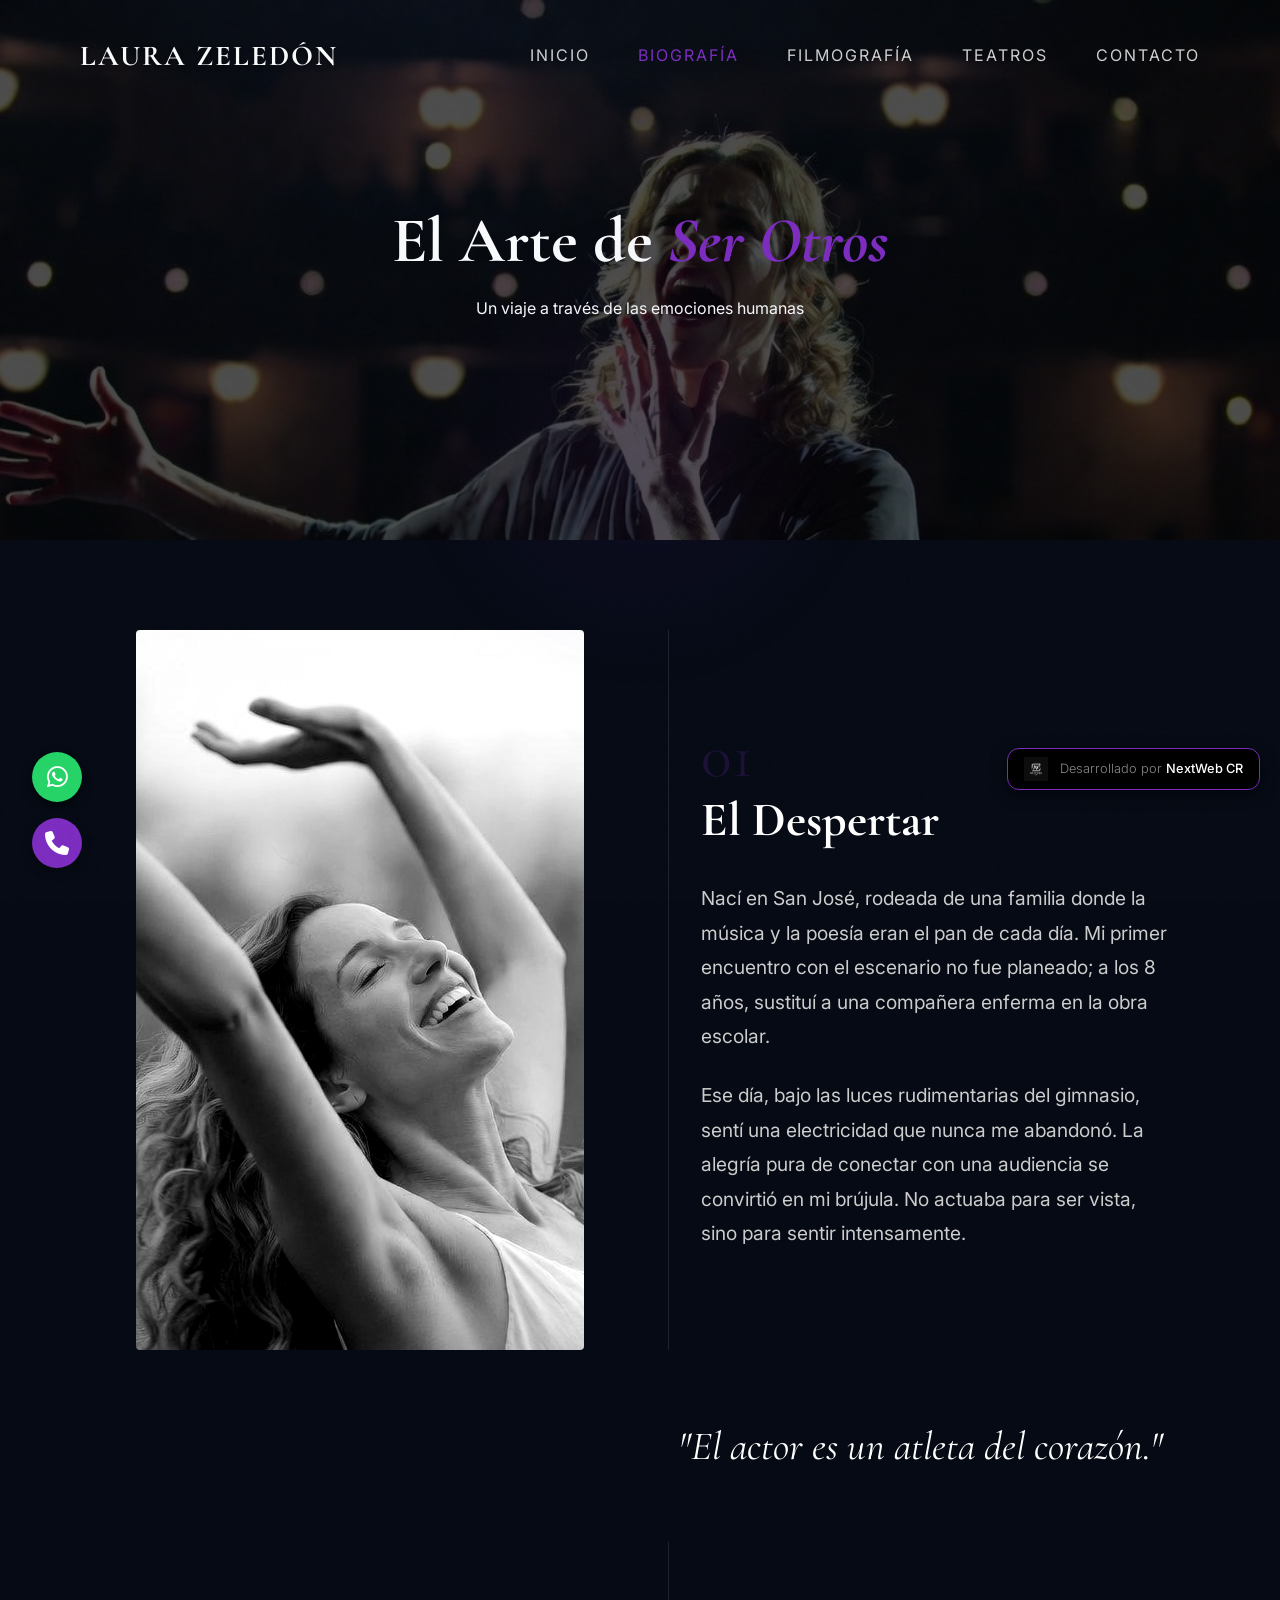
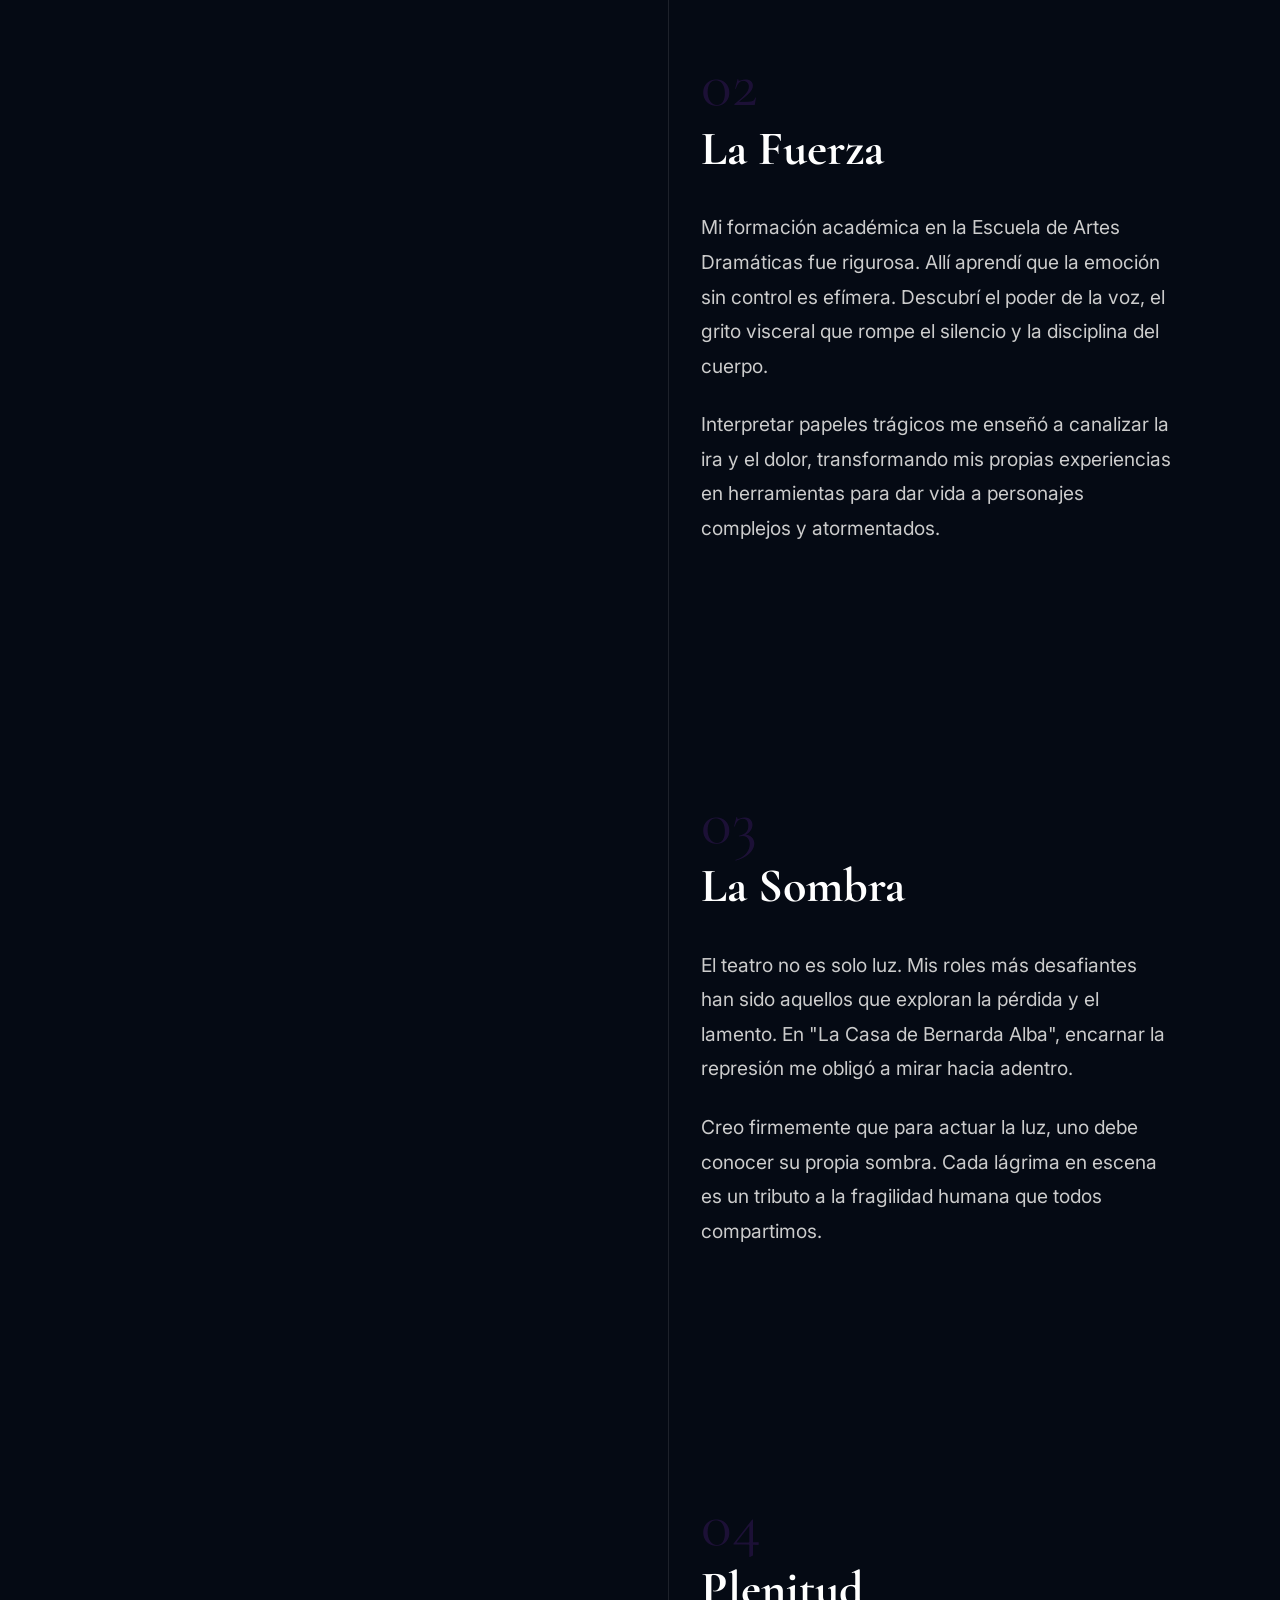
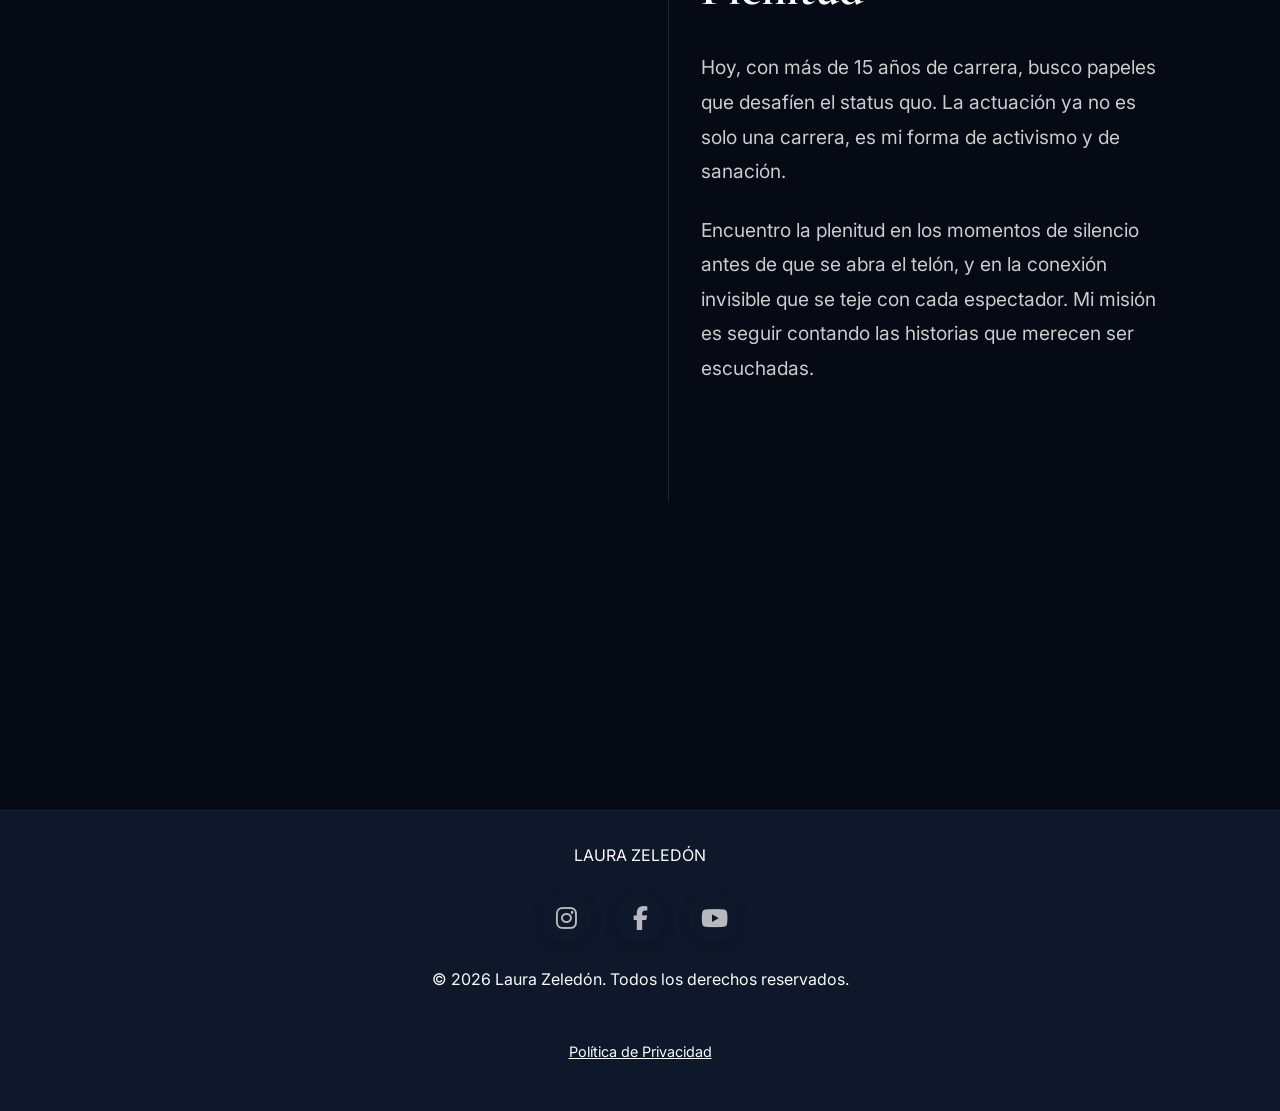
<file: biografia.html>
<!DOCTYPE html>
<html lang="es">

<head>
    <meta charset="UTF-8">
    <meta name="viewport" content="width=device-width, initial-scale=1.0">
    <title>Biografía | Laura Zeledón</title>
    <!-- Fonts & Icons -->
    <link
        href="https://fonts.googleapis.com/css2?family=Inter:wght@300;400;500&family=Cormorant+Garamond:ital,wght@0,300;0,400;0,600;0,700;1,400&display=swap"
        rel="stylesheet">
    <link rel="stylesheet" href="https://cdnjs.cloudflare.com/ajax/libs/font-awesome/6.4.0/css/all.min.css">
    <!-- CSS -->
    <link rel="stylesheet" href="css/main.css">
    <style>
        /* Inline specific styles for Biography Scrollytelling */
        .bio-hero {
            height: 60vh;
            display: flex;
            align-items: center;
            justify-content: center;
            text-align: center;
            background: linear-gradient(rgba(0, 0, 0, 0.7), rgba(0, 0, 0, 0.7)), url('img/hero/hero3.jpg');
            /* Reuse existing asset */
            background-size: cover;
            background-position: center;
            background-attachment: fixed;
        }

        .story-section {
            padding: var(--spacing-xl) 0;
            display: grid;
            grid-template-columns: 1fr 1fr;
            gap: var(--spacing-xl);
            align-items: center;
        }

        .story-section.reverse {
            direction: rtl;
            /* Visual trick for zig-zag */
        }

        .story-section.reverse .story-text {
            direction: ltr;
            /* Reset text direction */
        }

        .story-img-wrapper {
            position: relative;
            overflow: hidden;
            border-radius: 4px;
        }

        .story-img {
            transition: transform 1s ease;
            filter: grayscale(100%);
        }

        .story-img-wrapper:hover .story-img {
            transform: scale(1.05);
            filter: grayscale(0%);
        }

        .story-text h3 {
            font-size: 2rem;
            color: var(--color-primary);
            margin-bottom: 1.5rem;
        }

        .quote-box {
            background-color: var(--color-secondary);
            padding: var(--spacing-lg);
            border-left: 3px solid var(--color-primary);
            margin: var(--spacing-lg) 0;
            font-family: var(--font-heading);
            font-style: italic;
            font-size: 1.5rem;
            text-align: center;
        }

        @media (max-width: 768px) {

            .story-section,
            .story-section.reverse {
                grid-template-columns: 1fr;
                direction: ltr;
                text-align: left;
                gap: var(--spacing-md);
            }

            .bio-hero {
                height: 40vh;
            }
        }
    </style>
</head>

<body>

    <!-- Nav (Same as Index) -->
    <nav class="navbar">
        <div class="container navbar-container">
            <a href="index.html" class="logo">LAURA ZELEDÓN</a>
            <div class="hamburger"><span></span><span></span><span></span></div>
            <ul class="nav-links">
                <li><a href="index.html" class="nav-link">Inicio</a></li>
                <li><a href="biografia.html" class="nav-link active">Biografía</a></li>
                <li><a href="filmografia.html" class="nav-link">Filmografía</a></li>
                <li><a href="teatros.html" class="nav-link">Teatros</a></li>
                <li><a href="index.html#contacto" class="nav-link">Contacto</a></li>
            </ul>
        </div>
    </nav>

    <!-- Bio Hero -->
    <header class="bio-hero">
        <div class="container animate-on-scroll">
            <h1>El Arte de <span class="italic-accent">Ser Otros</span></h1>
            <p>Un viaje a través de las emociones humanas</p>
        </div>
    </header>

    <!-- Sticky Editorial Main Content -->
    <main class="container bio-editorial-container">

        <!-- Sticky Visuals (Left) -->
        <aside class="bio-visuals">
            <div class="sticky-wrapper">
                <!-- Images are stacked absolutely -->
                <img src="img/acciones/alegria.jpg" alt="Retrato Alegría" class="bio-img active" id="img-1">
                <img src="img/acciones/gritando.jpg" alt="Retrato Fuerza" class="bio-img" id="img-2">
                <img src="img/acciones/lamento.jpg" alt="Retrato Profundidad" class="bio-img" id="img-3">
                <img src="img/acciones/plenitud.jpg" alt="Retrato Plenitud" class="bio-img" id="img-4">
            </div>
        </aside>

        <!-- Narrative Flow (Right) -->
        <article class="bio-narrative">

            <!-- Chapter 1 -->
            <section class="bio-chapter" data-target="img-1">
                <span class="chapter-number">01</span>
                <h2>El Despertar</h2>
                <p>Nací en San José, rodeada de una familia donde la música y la poesía eran el pan de cada día. Mi
                    primer encuentro con el escenario no fue planeado; a los 8 años, sustituí a una compañera enferma en
                    la obra escolar.</p>
                <p>Ese día, bajo las luces rudimentarias del gimnasio, sentí una electricidad que nunca me abandonó. La
                    alegría pura de conectar con una audiencia se convirtió en mi brújula. No actuaba para ser vista,
                    sino para sentir intensamente.</p>
            </section>

            <blockquote class="bio-quote">
                "El actor es un atleta del corazón."
            </blockquote>

            <!-- Chapter 2 -->
            <section class="bio-chapter" data-target="img-2">
                <span class="chapter-number">02</span>
                <h2>La Fuerza</h2>
                <p>Mi formación académica en la Escuela de Artes Dramáticas fue rigurosa. Allí aprendí que la emoción
                    sin control es efímera. Descubrí el poder de la voz, el grito visceral que rompe el silencio y la
                    disciplina del cuerpo.</p>
                <p>Interpretar papeles trágicos me enseñó a canalizar la ira y el dolor, transformando mis propias
                    experiencias en herramientas para dar vida a personajes complejos y atormentados.</p>
            </section>

            <!-- Chapter 3 -->
            <section class="bio-chapter" data-target="img-3">
                <span class="chapter-number">03</span>
                <h2>La Sombra</h2>
                <p>El teatro no es solo luz. Mis roles más desafiantes han sido aquellos que exploran la pérdida y el
                    lamento. En "La Casa de Bernarda Alba", encarnar la represión me obligó a mirar hacia adentro.</p>
                <p>Creo firmemente que para actuar la luz, uno debe conocer su propia sombra. Cada lágrima en escena es
                    un tributo a la fragilidad humana que todos compartimos.</p>
            </section>

            <!-- Chapter 4 -->
            <section class="bio-chapter" data-target="img-4">
                <span class="chapter-number">04</span>
                <h2>Plenitud</h2>
                <p>Hoy, con más de 15 años de carrera, busco papeles que desafíen el status quo. La actuación ya no es
                    solo una carrera, es mi forma de activismo y de sanación.</p>
                <p>Encuentro la plenitud en los momentos de silencio antes de que se abra el telón, y en la conexión
                    invisible que se teje con cada espectador. Mi misión es seguir contando las historias que merecen
                    ser escuchadas.</p>
            </section>

        </article>

    </main>

    <!-- Footer -->
    <footer class="main-footer">
        <div class="container footer-content">
            <div class="footer-logo">LAURA ZELEDÓN</div>
            <div class="social-icons">
                <a href="https://www.instagram.com/next.webcr/" target="_blank" rel="noopener noreferrer"><i class="fab fa-instagram"></i></a>
                <a href="https://www.facebook.com/profile.php?id=61584523928767&locale=es_LA" target="_blank" rel="noopener noreferrer"><i class="fab fa-facebook-f"></i></a>
                <a href="https://www.youtube.com/@NextWebCR" target="_blank" rel="noopener noreferrer"><i class="fab fa-youtube"></i></a>
            </div>
            <p class="copyright">&copy; 2026 Laura Zeledón. Todos los derechos reservados.</p>
            <p style="font-size: 0.9rem; margin-top: 0.5rem;"><a href="privacidad.html"
                    style="text-decoration: underline;">Política de Privacidad</a></p>
        </div>
    </footer>

    <!-- Scripts -->
    <!-- Floating Actions -->
    <div class="floating-actions">
        <a href="https://wa.me/50670204207" target="_blank" class="fab fab--whatsapp" aria-label="WhatsApp">
            <i class="fab fa-whatsapp"></i>
        </a>
        <a href="tel:+506 70204207" class="fab fab--phone" aria-label="Llamar">
            <i class="fas fa-phone"></i>
        </a>
    </div>

    <!-- Tawk.to -->
    <script type="text/javascript">
        var Tawk_API = Tawk_API || {}, Tawk_LoadStart = new Date();
        (function () {
            var s1 = document.createElement("script"), s0 = document.getElementsByTagName("script")[0];
            s1.async = true;
            s1.src = 'https://embed.tawk.to/69633d7c987b03197cb20051/1jelqgcbd';
            s1.charset = 'UTF-8';
            s1.setAttribute('crossorigin', '*');
            s0.parentNode.insertBefore(s1, s0);
        })();
    </script>
    <!-- Developer Badge -->
    <a href="https://nextwebcr.com" target="_blank" rel="noopener noreferrer" class="developer-badge">
        <img src="img/logo.png" alt="NextWeb CR Logo">
        <span>Desarrollado por <strong>NextWeb CR</strong></span>
    </a>

    <script src="js/main.js"></script>
    <script src="js/anti-inspection.js"></script>
</body>

</html>
</file>
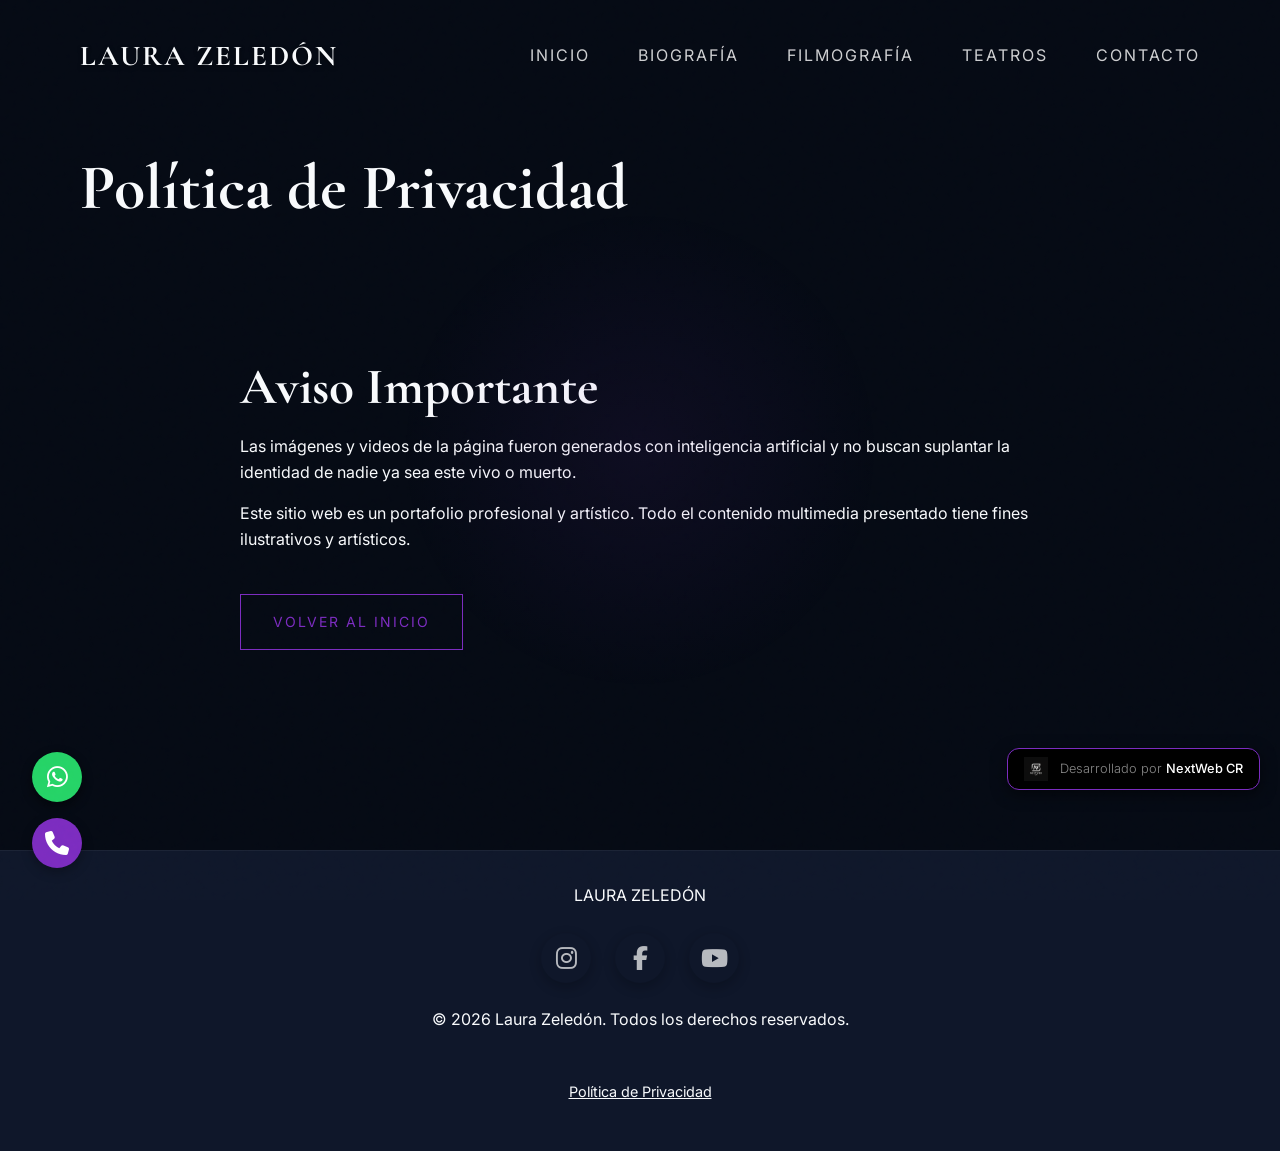
<file: privacidad.html>
<!DOCTYPE html>
<html lang="es">

<head>
    <meta charset="UTF-8">
    <meta name="viewport" content="width=device-width, initial-scale=1.0">
    <title>Laura Zeledón | Política de Privacidad</title>
    <meta name="description"
        content="Política de Privacidad de Laura Zeledón. Información sobre el uso de inteligencia artificial en este sitio.">

    <!-- Fonts -->
    <link rel="preconnect" href="https://fonts.googleapis.com">
    <link rel="preconnect" href="https://fonts.gstatic.com" crossorigin>
    <link
        href="https://fonts.googleapis.com/css2?family=Inter:wght@300;400;500&family=Cormorant+Garamond:ital,wght@0,300;0,400;0,600;0,700;1,400&display=swap"
        rel="stylesheet">

    <!-- Icons -->
    <link rel="stylesheet" href="https://cdnjs.cloudflare.com/ajax/libs/font-awesome/6.4.0/css/all.min.css">

    <!-- Main CSS -->
    <link rel="stylesheet" href="css/main.css">
</head>

<body>

    <!-- Navigation -->
    <nav class="navbar">
        <div class="container navbar-container">
            <a href="index.html" class="logo">LAURA ZELEDÓN</a>
            <div class="hamburger">
                <span></span>
                <span></span>
                <span></span>
            </div>
            <ul class="nav-links">
                <li><a href="index.html" class="nav-link">Inicio</a></li>
                <li><a href="biografia.html" class="nav-link">Biografía</a></li>
                <li><a href="filmografia.html" class="nav-link">Filmografía</a></li>
                <li><a href="teatros.html" class="nav-link">Teatros</a></li>
                <li><a href="index.html#contacto" class="nav-link">Contacto</a></li>
            </ul>
        </div>
    </nav>

    <!-- Header / Title Section -->
    <section class="section" style="padding-top: 150px; padding-bottom: 50px;">
        <div class="container">
            <h1 class="reveal-mask visible">Política de Privacidad</h1>
        </div>
    </section>

    <!-- Main Content -->
    <section class="section">
        <div class="container">
            <div class="privacy-content" style="max-width: 800px; margin: 0 auto;">
                <h2>Aviso Importante</h2>
                <p>
                    Las imágenes y videos de la página fueron generados con inteligencia artificial y no buscan
                    suplantar la
                    identidad de nadie ya sea este vivo o muerto.
                </p>

                <p>
                    Este sitio web es un portafolio profesional y artístico. Todo el contenido multimedia presentado
                    tiene fines ilustrativos y artísticos.
                </p>

                <br>
                <a href="index.html" class="btn magnetic-btn">Volver al Inicio</a>
            </div>
        </div>
    </section>

    <!-- Footer -->
    <footer class="main-footer">
        <div class="container footer-content">
            <div class="footer-logo">LAURA ZELEDÓN</div>
            <div class="social-icons">
                <a href="https://www.instagram.com/next.webcr/" target="_blank" rel="noopener noreferrer" aria-label="Instagram"><i class="fab fa-instagram"></i></a>
                <a href="https://www.facebook.com/profile.php?id=61584523928767&locale=es_LA" target="_blank" rel="noopener noreferrer" aria-label="Facebook"><i class="fab fa-facebook-f"></i></a>
                <a href="https://www.youtube.com/@NextWebCR" target="_blank" rel="noopener noreferrer" aria-label="YouTube"><i class="fab fa-youtube"></i></a>
            </div>
            <p class="copyright">&copy; 2026 Laura Zeledón. Todos los derechos reservados.</p>
            <p style="font-size: 0.9rem; margin-top: 0.5rem;"><a href="privacidad.html"
                    style="text-decoration: underline;">Política de Privacidad</a></p>
        </div>
    </footer>

    <!-- Floating Actions -->
    <div class="floating-actions">
        <a href="https://wa.me/50670204207" target="_blank" class="fab fab--whatsapp" aria-label="WhatsApp">
            <i class="fab fa-whatsapp"></i>
        </a>
        <a href="tel:+506 70204207" class="fab fab--phone" aria-label="Llamar">
            <i class="fas fa-phone"></i>
        </a>
    </div>

    <!-- Tawk.to Script -->
    <script type="text/javascript">
        var Tawk_API = Tawk_API || {}, Tawk_LoadStart = new Date();
        (function () {
            var s1 = document.createElement("script"), s0 = document.getElementsByTagName("script")[0];
            s1.async = true;
            s1.src = 'https://embed.tawk.to/69633d7c987b03197cb20051/1jelqgcbd';
            s1.charset = 'UTF-8';
            s1.setAttribute('crossorigin', '*');
            s0.parentNode.insertBefore(s1, s0);
        })();
    </script>

    <!-- Scripts -->
    <!-- Developer Badge -->
    <a href="https://nextwebcr.com" target="_blank" rel="noopener noreferrer" class="developer-badge">
        <img src="img/logo.png" alt="NextWeb CR Logo">
        <span>Desarrollado por <strong>NextWeb CR</strong></span>
    </a>

    <script src="js/main.js"></script>
    <script src="js/anti-inspection.js"></script>
</body>

</html>
</file>
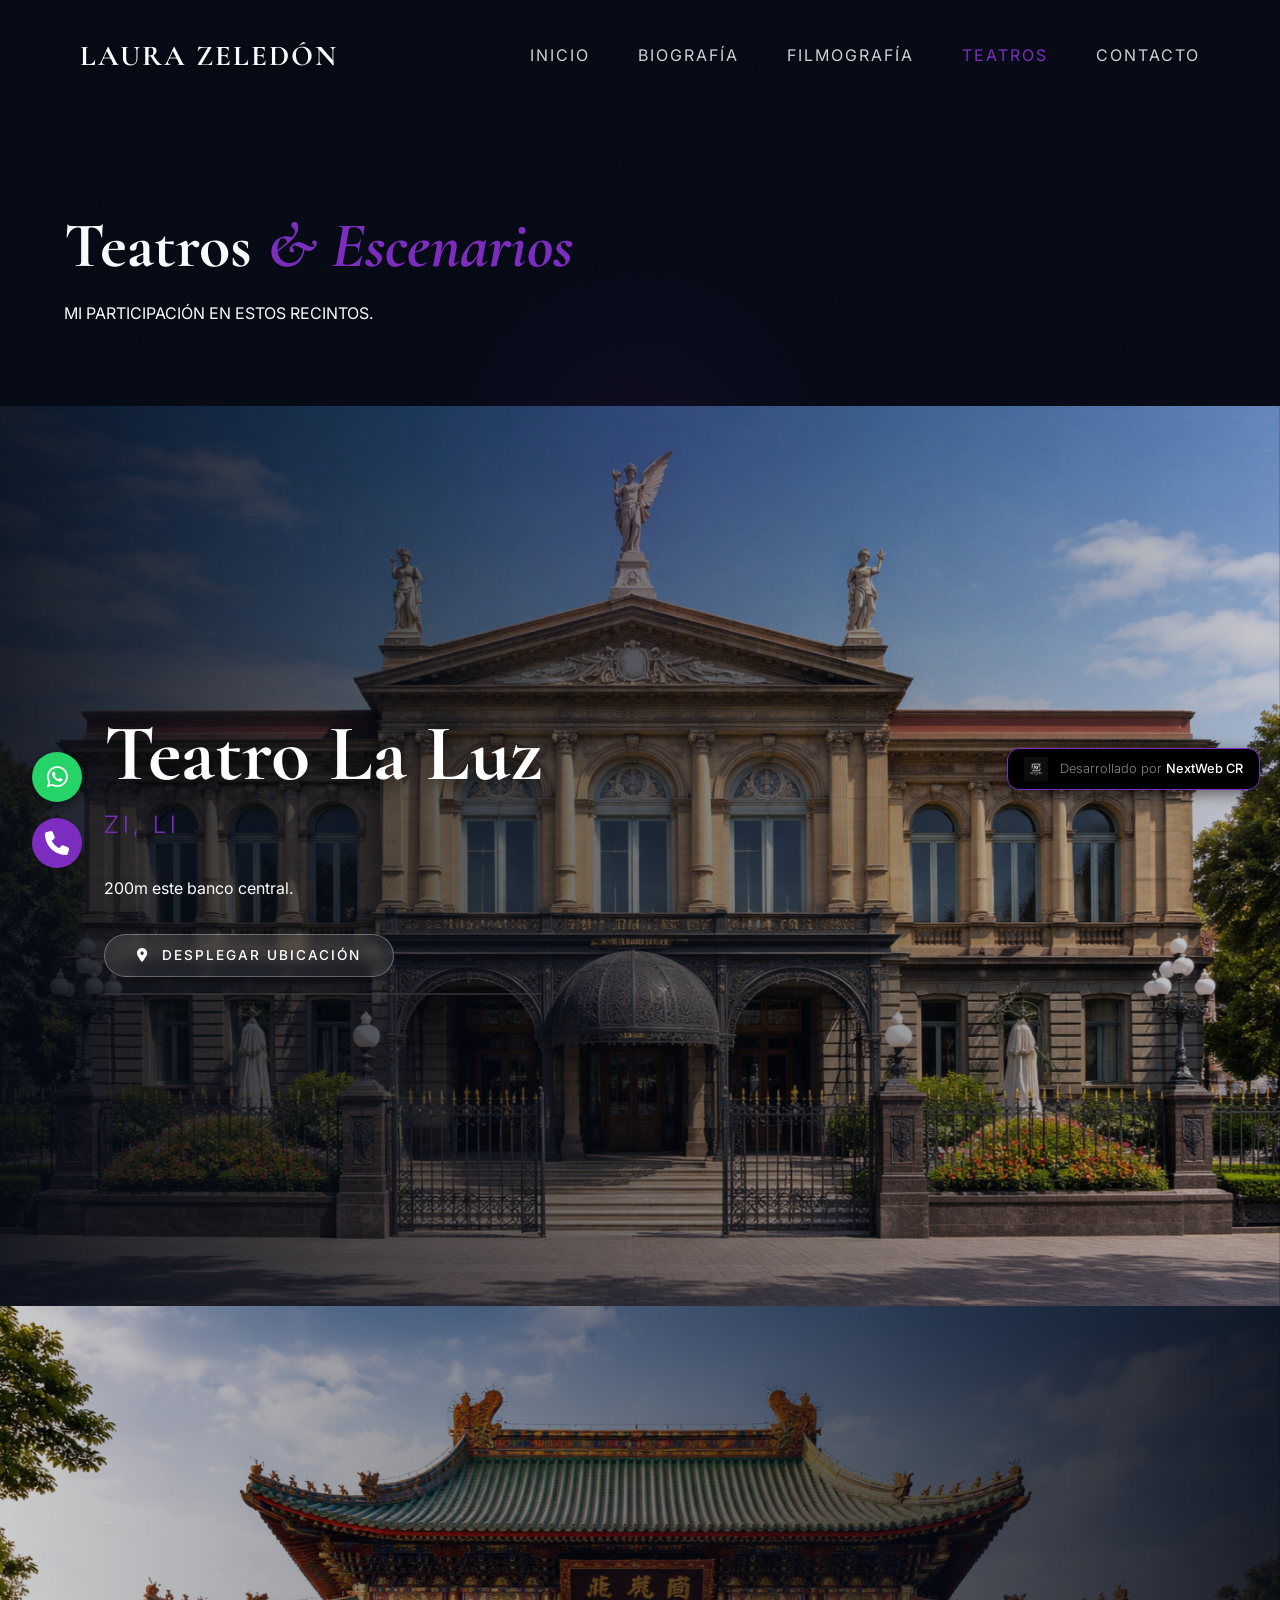
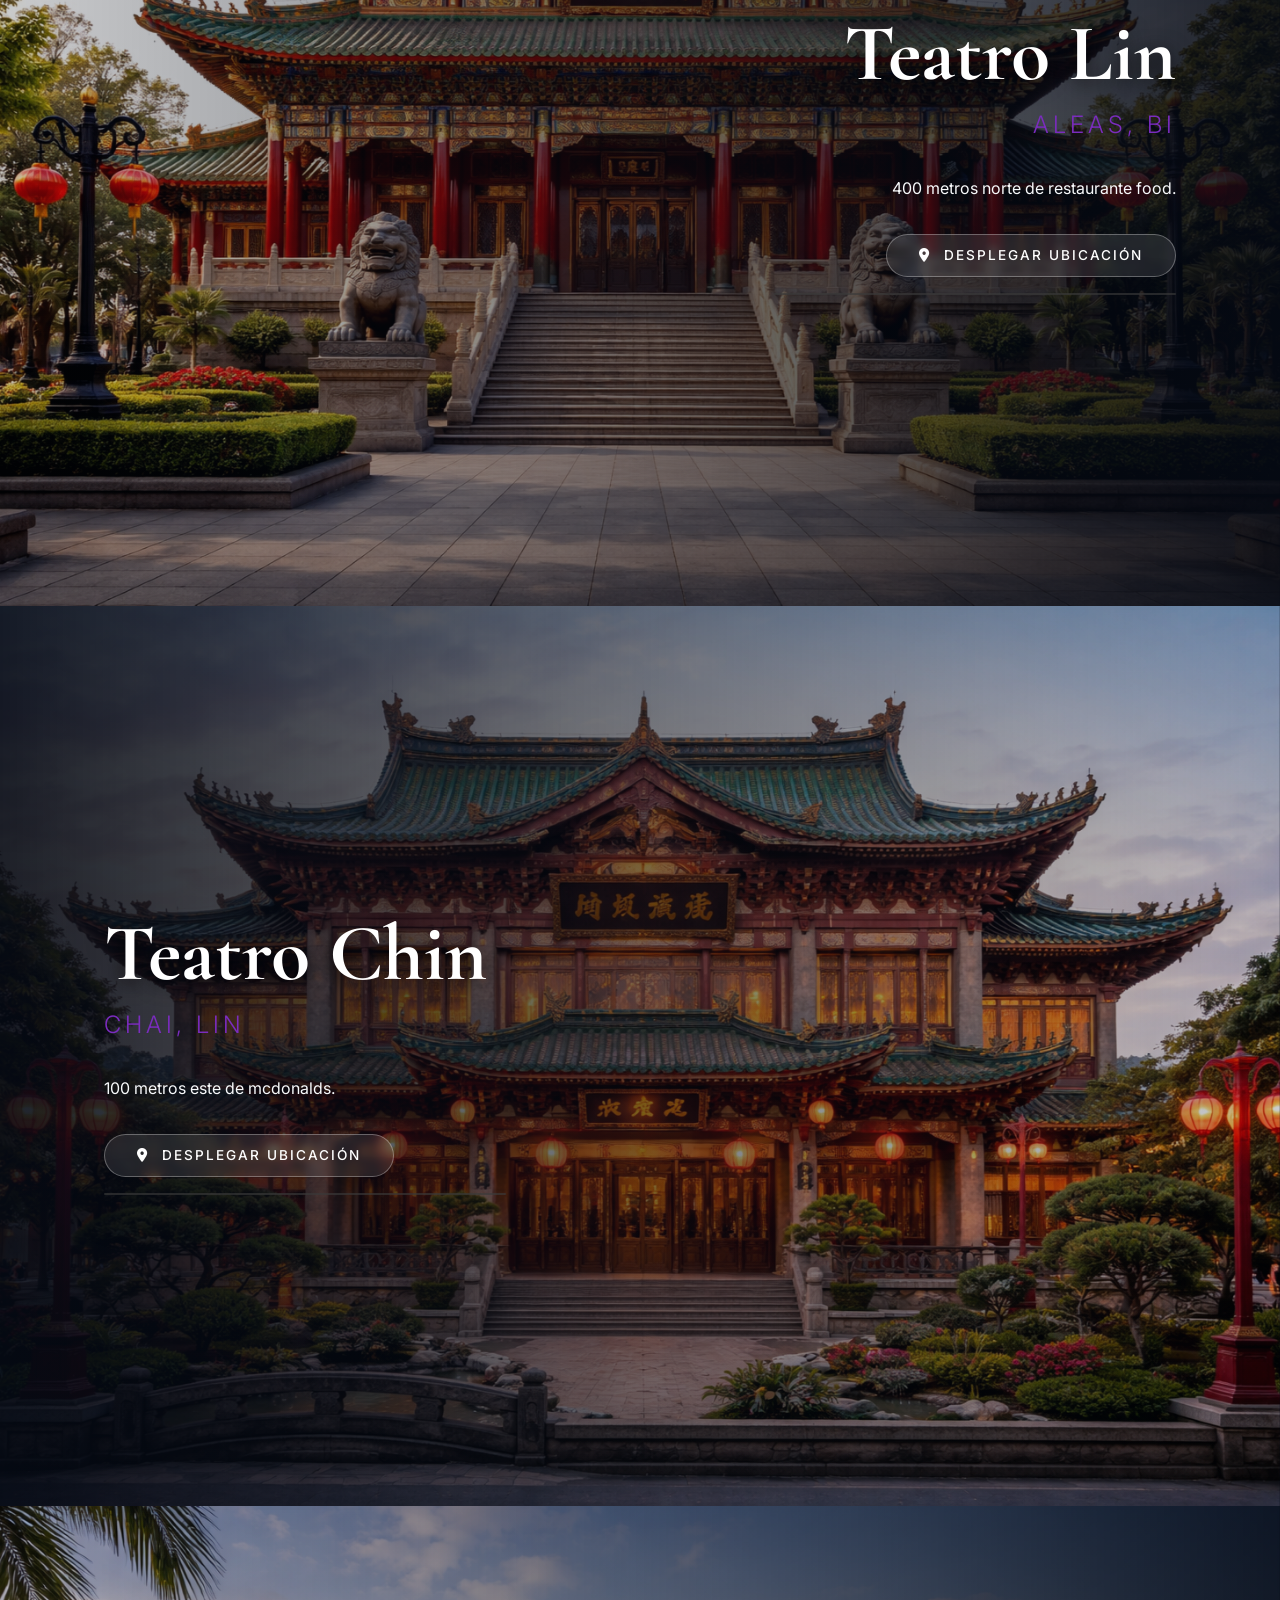
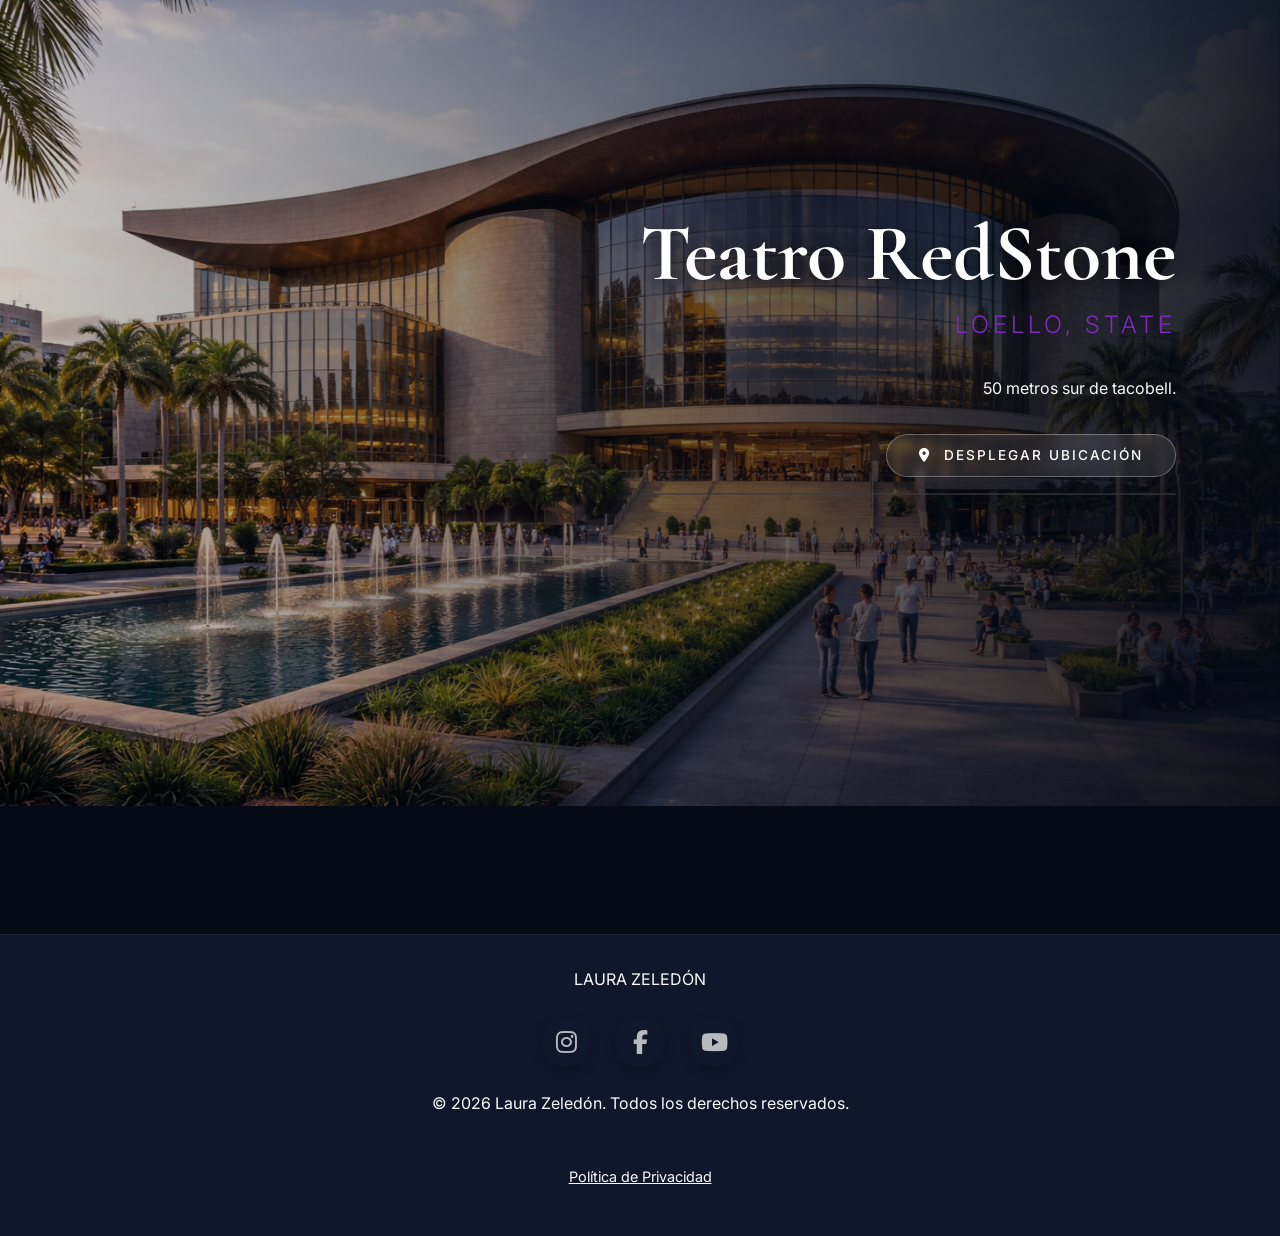
<file: teatros.html>
<!DOCTYPE html>
<html lang="es">

<head>
    <meta charset="UTF-8">
    <meta name="viewport" content="width=device-width, initial-scale=1.0">
    <title>Teatros | Laura Zeledón</title>
    <!-- Fonts & Icons -->
    <link
        href="https://fonts.googleapis.com/css2?family=Inter:wght@300;400;500&family=Cormorant+Garamond:ital,wght@0,300;0,400;0,600;0,700;1,400&display=swap"
        rel="stylesheet">
    <link rel="stylesheet" href="https://cdnjs.cloudflare.com/ajax/libs/font-awesome/6.4.0/css/all.min.css">
    <!-- CSS -->
    <link rel="stylesheet" href="css/main.css">
    <style>
        .theater-list {
            padding: var(--spacing-md) 0;
            display: flex;
            flex-direction: column;
            gap: var(--spacing-xl);
        }

        .theater-card {
            background: var(--color-secondary);
            border-radius: 8px;
            overflow: hidden;
            border: 1px solid rgba(255, 255, 255, 0.05);
        }

        .theater-header {
            padding: var(--spacing-md);
            border-bottom: 1px solid rgba(255, 255, 255, 0.05);
            background: linear-gradient(to right, rgba(212, 175, 55, 0.1), transparent);
        }

        .theater-name {
            font-size: 2rem;
            color: var(--color-primary);
            margin-bottom: 0.5rem;
        }

        .theater-address {
            font-family: var(--font-main);
            color: #ddd;
            font-size: 1rem;
            display: flex;
            align-items: center;
            gap: 0.5rem;
        }

        .maps-grid {
            display: grid;
            grid-template-columns: 1fr 1fr;
            height: 400px;
            /* Fixed height for maps */
        }

        .map-container {
            position: relative;
            width: 100%;
            height: 100%;
            background-color: #111;
            display: flex;
            align-items: center;
            justify-content: center;
            overflow: hidden;
        }

        /* Facade Placeholder */
        .map-placeholder {
            width: 100%;
            height: 100%;
            display: flex;
            flex-direction: column;
            align-items: center;
            justify-content: center;
            cursor: pointer;
            background-size: cover;
            background-position: center;
            transition: filter 0.3s ease;
            position: relative;
            z-index: 10;
        }

        .map-placeholder::before {
            content: '';
            position: absolute;
            top: 0;
            left: 0;
            width: 100%;
            height: 100%;
            background: rgba(0, 0, 0, 0.6);
        }

        .map-placeholder:hover::before {
            background: rgba(0, 0, 0, 0.4);
        }

        .placeholder-content {
            position: relative;
            z-index: 20;
            text-align: center;
        }

        .placeholder-icon {
            font-size: 3rem;
            margin-bottom: 1rem;
            color: var(--color-primary);
        }

        .waze-icon {
            color: #33ccff;
        }

        .google-icon {
            color: #ea4335;
        }

        @media (max-width: 768px) {
            .maps-grid {
                grid-template-columns: 1fr;
                height: auto;
            }

            .map-container {
                height: 300px;
            }
        }

        .theater-featured-img {
            width: 100%;
            height: 300px;
            object-fit: cover;
            border-bottom: 1px solid rgba(255, 255, 255, 0.05);
        }
    </style>
</head>

<body>

    <nav class="navbar">
        <div class="container navbar-container">
            <a href="index.html" class="logo">LAURA ZELEDÓN</a>
            <div class="hamburger"><span></span><span></span><span></span></div>
            <ul class="nav-links">
                <li><a href="index.html" class="nav-link">Inicio</a></li>
                <li><a href="biografia.html" class="nav-link">Biografía</a></li>
                <li><a href="filmografia.html" class="nav-link">Filmografía</a></li>
                <li><a href="teatros.html" class="nav-link active">Teatros</a></li>
                <li><a href="index.html#contacto" class="nav-link">Contacto</a></li>
            </ul>
        </div>
    </nav>

    <header class="container section text-center"
        style="margin-top: var(--header-height); padding-top: var(--spacing-xl);">
        <h1 class="reveal-mask">Teatros <span class="italic-accent">& Escenarios</span></h1>
        <p class="reveal-mask" style="animation-delay: 0.2s;">MI PARTICIPACIÓN EN ESTOS RECINTOS.</p>
    </header>

    <main class="theater-immersive-container">

        <!-- 1. Liberia -->
        <section class="theater-scene animate-on-scroll">
            <div class="scene-bg" style="background-image: url('img/teatros/teatrolaluz.png');"></div>
            <div class="scene-overlay"></div>

            <div class="container scene-content">
                <div class="scene-text">
                    <h2 class="theater-title-large">Teatro La Luz</h2>
                    <span class="theater-location">Zi, Li</span>
                    <p>200m este banco central.</p>

                    <button class="map-trigger-btn map-trigger">
                        <i class="fas fa-map-marker-alt"></i> Desplegar Ubicación
                    </button>

                    <div class="map-accordion-content">
                        <div class="maps-grid">
                            <!-- Google -->
                            <div class="map-container">
                                <div class="map-placeholder" data-platform="google"
                                    data-src="https://www.google.com/maps/embed?pb=!1m18!1m12!1m3!1d60617.60704605025!2d-85.51711382490151!3d10.629533388934833!2m3!1f0!2f0!3f0!3m2!1i1024!2i768!4f13.1!3m3!1m2!1s0x8f757d2a8a1c08e5%3A0xb2f8a494fb368393!2sProvincia%20de%20Guanacaste%2C%20Liberia!5e1!3m2!1ses-419!2scr!4v1769628204690!5m2!1ses-419!2scr">
                                    <div class="placeholder-content">
                                        <i class="fas fa-map-marked-alt placeholder-icon google-icon"></i>
                                        <h3>Google Maps</h3>
                                    </div>
                                </div>
                            </div>
                            <!-- Waze -->
                            <div class="map-container">
                                <div class="map-placeholder" data-platform="waze"
                                    data-src="https://embed.waze.com/iframe?zoom=16&lat=10.636270&lon=-85.430546&ct=livemap">
                                    <div class="placeholder-content">
                                        <i class="fab fa-waze placeholder-icon waze-icon"></i>
                                        <h3>Waze</h3>
                                    </div>
                                </div>
                            </div>
                        </div>
                    </div>
                </div>
            </div>
        </section>

        <!-- 2. Cartago -->
        <section class="theater-scene animate-on-scroll">
            <div class="scene-bg" style="background-image: url('img/teatros/teatrolin.png');"></div>
            <div class="scene-overlay"></div>

            <div class="container scene-content right-align">
                <div class="scene-text">
                    <h2 class="theater-title-large">Teatro Lin</h2>
                    <span class="theater-location">Aleas, Bi</span>
                    <p>400 metros norte de restaurante food.</p>

                    <button class="map-trigger-btn map-trigger">
                        <i class="fas fa-map-marker-alt"></i> Desplegar Ubicación
                    </button>

                    <div class="map-accordion-content">
                        <div class="maps-grid">
                            <div class="map-container">
                                <div class="map-placeholder" data-platform="google"
                                    data-src="https://www.google.com/maps/embed?pb=!1m18!1m12!1m3!1d60766.0012329061!2d-83.96638927949621!3d9.854204852301624!2m3!1f0!2f0!3f0!3m2!1i1024!2i768!4f13.1!3m3!1m2!1s0x8fa0df1021af2921%3A0xb5e5548558a39c52!2sProvincia%20de%20Cartago%2C%20Cartago!5e1!3m2!1ses-419!2scr!4v1769628282027!5m2!1ses-419!2scr">
                                    <div class="placeholder-content"><i
                                            class="fas fa-map-marked-alt placeholder-icon google-icon"></i>
                                        <h3>Google Maps</h3>
                                    </div>
                                </div>
                            </div>
                            <div class="map-container">
                                <div class="map-placeholder" data-platform="waze"
                                    data-src="https://embed.waze.com/iframe?zoom=13&lat=9.864166&lon=-83.921642&ct=livemap">
                                    <div class="placeholder-content"><i
                                            class="fab fa-waze placeholder-icon waze-icon"></i>
                                        <h3>Waze</h3>
                                    </div>
                                </div>
                            </div>
                        </div>
                    </div>
                </div>
            </div>
        </section>

        <!-- 3. Puntarenas -->
        <section class="theater-scene animate-on-scroll">
            <div class="scene-bg" style="background-image: url('img/teatros/teatrochin.png');"></div>
            <div class="scene-overlay"></div>

            <div class="container scene-content">
                <div class="scene-text">
                    <h2 class="theater-title-large">Teatro Chin</h2>
                    <span class="theater-location">Chai, Lin</span>
                    <p>100 metros este de mcdonalds.</p>

                    <button class="map-trigger-btn map-trigger">
                        <i class="fas fa-map-marker-alt"></i> Desplegar Ubicación
                    </button>

                    <div class="map-accordion-content">
                        <div class="maps-grid">
                            <div class="map-container">
                                <div class="map-placeholder" data-platform="google"
                                    data-src="https://www.google.com/maps/embed?pb=!1m18!1m12!1m3!1d30371.47531201622!2d-84.84282060196878!3d9.978550118033002!2m3!1f0!2f0!3f0!3m2!1i1024!2i768!4f13.1!3m3!1m2!1s0x8fa02eb96dada6b7%3A0x3f48bd110f83d5ec!2sProvincia%20de%20Puntarenas%2C%20Puntarenas!5e1!3m2!1ses-419!2scr!4v1769628403476!5m2!1ses-419!2scr">
                                    <div class="placeholder-content"><i
                                            class="fas fa-map-marked-alt placeholder-icon google-icon"></i>
                                        <h3>Google Maps</h3>
                                    </div>
                                </div>
                            </div>
                            <div class="map-container">
                                <div class="map-placeholder" data-platform="waze"
                                    data-src="https://embed.waze.com/iframe?zoom=14&lat=9.979155&lon=-84.829731&ct=livemap">
                                    <div class="placeholder-content"><i
                                            class="fab fa-waze placeholder-icon waze-icon"></i>
                                        <h3>Waze</h3>
                                    </div>
                                </div>
                            </div>
                        </div>
                    </div>
                </div>
            </div>
        </section>

        <!-- 4. Tamarindo -->
        <section class="theater-scene animate-on-scroll">
            <div class="scene-bg" style="background-image: url('img/teatros/teatroredstone.png');"></div>
            <div class="scene-overlay"></div>

            <div class="container scene-content right-align">
                <div class="scene-text">
                    <h2 class="theater-title-large">Teatro RedStone</h2>
                    <span class="theater-location">Loello, State</span>
                    <p>50 metros sur de tacobell.</p>

                    <button class="map-trigger-btn map-trigger">
                        <i class="fas fa-map-marker-alt"></i> Desplegar Ubicación
                    </button>

                    <div class="map-accordion-content">
                        <div class="maps-grid">
                            <div class="map-container">
                                <div class="map-placeholder" data-platform="google"
                                    data-src="https://www.google.com/maps/embed?pb=!1m18!1m12!1m3!1d15170.466267769609!2d-85.84836965417702!3d10.3008884371251!2m3!1f0!2f0!3f0!3m2!1i1024!2i768!4f13.1!3m3!1m2!1s0x8f9e39409203c30f%3A0xbb189f5e2cc1f893!2sProvincia%20de%20Guanacaste%2C%20Tamarindo!5e1!3m2!1ses-419!2scr!4v1769628482557!5m2!1ses-419!2scr">
                                    <div class="placeholder-content"><i
                                            class="fas fa-map-marked-alt placeholder-icon google-icon"></i>
                                        <h3>Google Maps</h3>
                                    </div>
                                </div>
                            </div>
                            <div class="map-container">
                                <div class="map-placeholder" data-platform="waze"
                                    data-src="https://embed.waze.com/iframe?zoom=15&lat=10.297856&lon=-85.841417&ct=livemap">
                                    <div class="placeholder-content"><i
                                            class="fab fa-waze placeholder-icon waze-icon"></i>
                                        <h3>Waze</h3>
                                    </div>
                                </div>
                            </div>
                        </div>
                    </div>
                </div>
            </div>
        </section>

    </main>

    <footer class="main-footer">
        <div class="container footer-content">
            <div class="footer-logo">LAURA ZELEDÓN</div>
                   <div class="social-icons">
                <a href="https://www.instagram.com/next.webcr/" target="_blank" rel="noopener noreferrer" aria-label="Instagram"><i class="fab fa-instagram"></i></a>
                <a href="https://www.facebook.com/profile.php?id=61584523928767&locale=es_LA" target="_blank" rel="noopener noreferrer" aria-label="Facebook"><i class="fab fa-facebook-f"></i></a>
                <a href="https://www.youtube.com/@NextWebCR" target="_blank" rel="noopener noreferrer" aria-label="YouTube"><i class="fab fa-youtube"></i></a>
            </div>
            <p class="copyright">&copy; 2026 Laura Zeledón. Todos los derechos reservados.</p>
            <p style="font-size: 0.9rem; margin-top: 0.5rem;"><a href="privacidad.html"
                    style="text-decoration: underline;">Política de Privacidad</a></p>
        </div>
    </footer>

    <!-- Floating Actions -->
    <div class="floating-actions">
        <a href="https://wa.me/50670204207" target="_blank" class="fab fab--whatsapp" aria-label="WhatsApp">
            <i class="fab fa-whatsapp"></i>
        </a>
        <a href="tel:+506 70204207" class="fab fab--phone" aria-label="Llamar">
            <i class="fas fa-phone"></i>
        </a>
    </div>

    <!-- Tawk.to -->
    <script type="text/javascript">
        var Tawk_API = Tawk_API || {}, Tawk_LoadStart = new Date();
        (function () {
            var s1 = document.createElement("script"), s0 = document.getElementsByTagName("script")[0];
            s1.async = true;
            s1.src = 'https://embed.tawk.to/69633d7c987b03197cb20051/1jelqgcbd';
            s1.charset = 'UTF-8';
            s1.setAttribute('crossorigin', '*');
            s0.parentNode.insertBefore(s1, s0);
        })();
    </script>
    <!-- Developer Badge -->
    <a href="https://nextwebcr.com" target="_blank" rel="noopener noreferrer" class="developer-badge">
        <img src="img/logo.png" alt="NextWeb CR Logo">
        <span>Desarrollado por <strong>NextWeb CR</strong></span>
    </a>

    <script src="js/main.js"></script>
    <script src="js/anti-inspection.js"></script>
</body>

</html>
</file>
<file: css/main.css>
:root {
    /* Colors - Midnight Premiere Scheme */
    --color-bg: #050A14;
    /* Midnight Blue - Deep & Mysterious */
    --color-text: #F8FAFC;
    /* Ghost White - Soft reading */
    --color-primary: #7B2CBF;
    /* Electric Violet - Passion & Creativity */
    --color-secondary: #0F172A;
    /* Dark Blue Grey - Contrast Layers */
    --color-accent: #00F5D4;
    /* Neon Turquoise - Innovation / Highlights */
    --color-white: #ffffff;
    /* Pure White - Utility */

    /* Typography */
    --font-main: 'Inter', system-ui, -apple-system, sans-serif;
    --font-heading: 'Cormorant Garamond', serif;
    /* Cinematic & Dramatic */

    /* Spacing */
    --spacing-xs: 0.5rem;
    --spacing-sm: 1rem;
    --spacing-md: 2rem;
    --spacing-lg: 4rem;
    --spacing-xl: 8rem;

    /* Layout */
    --container-width: 1200px;
    --header-height: 80px;

    /* Transitions */
    --transition-fast: 0.3s ease;
    --transition-smooth: 0.6s cubic-bezier(0.4, 0, 0.2, 1);
}

/* Stardust Effect (Performance Optimized) */
.stardust-container {
    position: fixed;
    top: 0;
    left: 0;
    width: 100%;
    height: 100%;
    overflow: hidden;
    z-index: 1;
    /* Overlay on bg, under text if text is z-10 */
    pointer-events: none;
}

.star {
    position: absolute;
    background: white;
    border-radius: 50%;
    opacity: 0;
    animation: floatingParticles var(--duration) ease-in infinite;
}

.star.violet {
    background: var(--color-primary);
    box-shadow: 0 0 4px var(--color-primary);
}

@keyframes floatingParticles {
    0% {
        transform: translateY(100vh) scale(0);
        opacity: 0;
    }

    20% {
        opacity: var(--opacity);
        transform: translateY(80vh) scale(1);
    }

    80% {
        opacity: var(--opacity);
        transform: translateY(20vh) scale(1);
    }

    100% {
        transform: translateY(-10vh) scale(0);
        opacity: 0;
    }
}

/* Spotlight Effect (Desktop Only) */
.spotlight-overlay {
    position: fixed;
    top: 0;
    left: 0;
    width: 100%;
    height: 100%;
    pointer-events: none;
    z-index: 2;
    /* Above stardust, below content */
    background: radial-gradient(600px circle at var(--x, 50%) var(--y, 50%),
            rgba(123, 44, 191, 0.08),
            /* Violet Glow */
            transparent 40%);
    opacity: 0;
    /* Hidden by default until JS activates */
    transition: opacity 0.5s ease;
}

/* Only enable on devices with hover (Mouse) */
@media (hover: hover) and (pointer: fine) {
    .spotlight-overlay {
        opacity: 1;
    }
}

/* Reset & Base */
*,
*::before,
*::after {
    box-sizing: border-box;
    margin: 0;
    padding: 0;
}

html {
    font-size: 16px;
    scroll-behavior: smooth;
}

body {
    font-family: var(--font-main);
    background-color: var(--color-bg);
    color: var(--color-text);
    line-height: 1.6;
    overflow-x: hidden;
}

img,
video {
    max-width: 100%;
    height: auto;
    display: block;
}

a {
    text-decoration: none;
    color: inherit;
    transition: color var(--transition-fast);
}

ul {
    list-style: none;
}

/* Typography */
h1,
h2,
h3,
h4,
h5,
h6 {
    font-family: var(--font-heading);
    line-height: 1.2;
    font-weight: 700;
    margin-bottom: var(--spacing-sm);
}

h1 {
    font-size: clamp(2.5rem, 5vw, 4.5rem);
}

h2 {
    font-size: clamp(2rem, 4vw, 3.5rem);
}

h3 {
    font-size: clamp(1.5rem, 3vw, 2.5rem);
}

p {
    font-size: 1rem;
    margin-bottom: var(--spacing-sm);
}

/* Layout Utilities */
.container {
    width: 90%;
    max-width: var(--container-width);
    margin: 0 auto;
    padding: 0 var(--spacing-sm);
}

.section {
    padding: var(--spacing-lg) 0;
    position: relative;
}

/* Buttons */
.btn {
    display: inline-block;
    padding: 1rem 2rem;
    background-color: transparent;
    border: 1px solid var(--color-primary);
    color: var(--color-primary);
    text-transform: uppercase;
    letter-spacing: 2px;
    font-size: 0.875rem;
    cursor: pointer;
    transition: all var(--transition-fast);
    position: relative;
    overflow: hidden;
    z-index: 1;
}

.btn::before {
    content: '';
    position: absolute;
    top: 0;
    left: 0;
    width: 0;
    height: 100%;
    background-color: var(--color-primary);
    transition: width var(--transition-fast);
    z-index: -1;
}

.btn:hover::before {
    width: 100%;
}

.btn:hover {
    color: var(--color-bg);
}

.btn.full-width {
    width: 100%;
    text-align: center;
}

.btn.btn-secondary {
    border-color: white;
    color: white;
}

.btn.btn-secondary::before {
    background-color: white;
}

.btn.btn-secondary:hover {
    color: var(--color-bg);
    /* Dark text on white hover background */
}

.btn-inverse {
    display: inline-block;
    padding: 0.8rem 1.5rem;
    background-color: var(--color-bg);
    color: var(--color-text);
    border: 1px solid white;
    text-transform: uppercase;
    font-size: 0.8rem;
    letter-spacing: 1px;
}

/* Floating Actions */
.floating-actions {
    position: fixed;
    bottom: 2rem;
    left: 2rem;
    display: flex;
    flex-direction: column;
    gap: 1rem;
    z-index: 1000;
}

.fab {
    width: 50px;
    height: 50px;
    border-radius: 50%;
    display: flex;
    align-items: center;
    justify-content: center;
    color: white;
    font-size: 1.5rem;
    box-shadow: 0 4px 12px rgba(0, 0, 0, 0.3);
    transition: transform var(--transition-fast);
}

.fab:hover {
    transform: scale(1.1);
}

.fab--whatsapp {
    background-color: #25D366;
}

.fab--phone {
    background-color: var(--color-primary);
}

/* =========================================
   COMPONENT STYLES
   ================================********* */

/* Navigation Styles - "Curtain Call" Overlay */
.navbar {
    position: fixed;
    top: 0;
    left: 0;
    width: 100%;
    z-index: 1000;
    /* Highest layer */
    background: transparent;
    /* Clean look */
    padding-top: 1rem;
    transition: background var(--transition-fast);
}

.navbar-container {
    display: flex;
    justify-content: space-between;
    align-items: center;
    height: var(--header-height);
    position: relative;
    z-index: 1001;
    /* Ensure controls stay above overlay */
}

.logo {
    font-family: var(--font-heading);
    font-size: 1.8rem;
    font-weight: 700;
    letter-spacing: 2px;
    color: var(--color-text);
    text-shadow: 0 2px 4px rgba(0, 0, 0, 0.5);
    /* Visibility on video */
}

/* Full Screen Overlay (Mobile Only by default, overridden for Desktop) */
.nav-links {
    display: flex;
    gap: 3rem;
    align-items: center;
}

/* Base Hamburger (Hidden on Desktop) */
.hamburger {
    display: none;
    cursor: pointer;
    z-index: 1002;
}

.hamburger span {
    display: block;
    width: 30px;
    height: 2px;
    background-color: var(--color-white);
    margin: 6px 0;
    transition: 0.4s;
}

/* Mobile Navigation (< 768px) */
@media (max-width: 768px) {
    .hamburger {
        display: block;
    }

    .nav-links {
        position: fixed;
        top: 0;
        left: 0;
        width: 100%;
        height: 100vh;
        background-color: rgba(5, 10, 20, 0.98);
        /* Brand Deep Blue */
        flex-direction: column;
        justify-content: center;
        opacity: 0;
        visibility: hidden;
        transition: opacity 0.6s ease, visibility 0.6s;
        z-index: 999;
        backdrop-filter: blur(10px);
    }

    .nav-links.active {
        opacity: 1;
        visibility: visible;
    }

    .nav-link {
        font-size: 3.5rem;
        /* Massive Cinematic Size for Mobile */
        transform: translateY(20px);
        opacity: 0;
    }

    /* Stagger Animation when Active */
    .nav-links.active .nav-link {
        transform: translateY(0);
        opacity: 1;
    }
}

/* Desktop Navigation (>= 769px) */
@media (min-width: 769px) {
    .nav-links {
        position: static;
        height: auto;
        background: transparent;
        flex-direction: row;
        opacity: 1;
        visibility: visible;
        backdrop-filter: none;
    }

    .nav-link {
        font-size: 1rem;
        /* Standard readable size */
        color: var(--color-white);
        text-transform: uppercase;
        letter-spacing: 2px;
        opacity: 0.8;
        transform: none;
        transition: opacity 0.3s ease, color 0.3s ease;
    }

    .nav-link:hover,
    .nav-link.active {
        opacity: 1;
        color: var(--color-primary);
        /* Gold accent */
    }
}

/* Hero Carousel */
.hero {
    height: 100vh;
    position: relative;
    overflow: hidden;
}

.hero-slide {
    position: absolute;
    top: 0;
    left: 0;
    width: 100%;
    height: 100%;
    opacity: 0;
    transition: opacity 1s ease;
    z-index: 1;
}

.hero-slide.active {
    opacity: 1;
    z-index: 2;
}

.hero-media {
    width: 100%;
    height: 100%;
    object-fit: cover;
    filter: brightness(0.6);
    /* Text legibility */
}

.hero-content {
    position: absolute;
    top: 50%;
    left: 50%;
    transform: translate(-50%, -50%);
    text-align: center;
    width: 90%;
    z-index: 3;
}

.italic-accent {
    font-style: italic;
    color: var(--color-primary);
}

.hero-controls {
    position: absolute;
    bottom: 2rem;
    right: 2rem;
    z-index: 10;
    display: flex;
    gap: 1rem;
}

.hero-controls button {
    background: transparent;
    border: 1px solid rgba(255, 255, 255, 0.3);
    color: white;
    width: 50px;
    height: 50px;
    border-radius: 50%;
    cursor: pointer;
    transition: background var(--transition-fast);
}

.hero-controls button:hover {
    background: var(--color-primary);
    border-color: var(--color-primary);
}

/* Bio Preview (Asymmetrical) */
.bio-layout {
    display: grid;
    grid-template-columns: 1fr 1fr;
    gap: var(--spacing-lg);
    align-items: center;
}

.image-stack {
    position: relative;
    height: 600px;
    /* Taller for better fit */
    width: 100%;
    display: flex;
    /* Fallback */
    justify-content: center;
    align-items: center;
}

.stack-img {
    position: absolute;
    width: 70%;
    /* Slightly smaller to allow offset */
    height: auto;
    object-fit: cover;
    box-shadow: 0 20px 50px rgba(0, 0, 0, 0.6);
    border-radius: 4px;
    transition: all 0.6s ease-out;
    opacity: 1 !important;
    /* Force visibility */
    transform: translateY(0) scale(1);
}

.img-1 {
    top: 0;
    right: 5%;
    z-index: 1;
    transform: rotate(3deg);
}

.img-2 {
    bottom: 50px;
    left: 5%;
    z-index: 2;
    border: 1px solid var(--color-primary);
    transform: rotate(-3deg);
}

/* Hover Effect: Separate them */
.image-stack:hover .img-1 {
    transform: rotate(6deg) translateY(-20px);
}

.image-stack:hover .img-2 {
    transform: rotate(-6deg) translateY(20px);
}

/* Film Preview */
.film-preview {
    position: relative;
    padding: var(--spacing-xl) 0;
    text-align: center;
    overflow: hidden;
}

.parallax-bg {
    position: absolute;
    top: 0;
    left: 0;
    width: 100%;
    height: 100%;
    background-size: cover;
    background-position: center;
    opacity: 0.3;
    z-index: -1;
    background-attachment: fixed;
    /* Simple Parallax */
}

.film-gallery-preview {
    margin-top: var(--spacing-md);
    display: flex;
    justify-content: center;
}

.film-card-preview {
    position: relative;
    max-width: 600px;
    overflow: hidden;
    border-radius: 4px;
}

.film-card-preview img {
    transition: transform 0.8s ease;
}

.film-card-preview:hover img {
    transform: scale(1.05);
}

.film-overlay {
    position: absolute;
    top: 0;
    left: 0;
    width: 100%;
    height: 100%;
    background: rgba(0, 0, 0, 0.6);
    display: flex;
    align-items: center;
    justify-content: center;
    opacity: 0;
    transition: opacity 0.4s ease;
}

.film-card-preview:hover .film-overlay {
    opacity: 1;
}

/* Mask Reveal Animation (Theatrical Rise) */
.reveal-mask {
    opacity: 0;
    clip-path: polygon(0 100%, 100% 100%, 100% 100%, 0 100%);
    transform: translateY(30px);
    transition: all 1s cubic-bezier(0.19, 1, 0.22, 1);
    /* Elegant easing */
}

.reveal-mask.visible {
    opacity: 1;
    clip-path: polygon(0 0, 100% 0, 100% 100%, 0 100%);
    transform: translateY(0);
}



.film-card-preview:hover .film-overlay {
    opacity: 1;
}

/* Contact Section */
.contact-container {
    display: grid;
    grid-template-columns: 1fr 1fr;
    gap: var(--spacing-xl);
    align-items: center;
}

.contact-visual img {
    width: 100%;
    border-radius: 4px;
    filter: grayscale(100%);
    transition: filter var(--transition-smooth);
}

.contact-visual img:hover {
    filter: grayscale(0%);
}

.styled-form {
    display: flex;
    flex-direction: column;
    gap: 1.5rem;
}

.form-group {
    display: flex;
    flex-direction: column;
    gap: 0.5rem;
}

.form-group input,
.form-group textarea {
    background: transparent;
    border: none;
    border-bottom: 1px solid rgba(255, 255, 255, 0.2);
    color: white;
    padding: 1rem 0;
    font-family: var(--font-main);
    width: 100%;
}

.form-group input:focus,
.form-group textarea:focus {
    outline: none;
    border-color: var(--color-primary);
}

.booking-cta {
    margin-top: 2rem;
    padding-top: 2rem;
    border-top: 1px solid rgba(255, 255, 255, 0.1);
    text-align: center;
}

/* Footer */
.main-footer {
    background-color: var(--color-secondary);
    padding: var(--spacing-md) 0;
    border-top: 1px solid rgba(255, 255, 255, 0.05);
    margin-top: var(--spacing-xl);
}

.footer-content {
    display: flex;
    flex-direction: column;
    align-items: center;
    gap: 1.5rem;
}

.social-icons {
    display: flex;
    gap: 1.5rem;
}

.social-icons a {
    font-size: 1.25rem;
    opacity: 0.7;
    transition: opacity var(--transition-fast);
}

.social-icons a:hover {
    opacity: 1;
    color: var(--color-primary);
}

/* Animation Classes */
.animate-on-scroll {
    opacity: 0;
    transform: translateY(30px);
    transition: opacity 0.8s ease, transform 0.8s ease;
}

.animate-on-scroll.visible {
    opacity: 1;
    transform: translateY(0);
}

/* Hamburger is now global */

/* Responsive Adjustments */
@media (max-width: 768px) {
    :root {
        --spacing-lg: 3rem;
        --spacing-xl: 5rem;
    }

    .section {
        padding: var(--spacing-lg) 0;
    }

    .floating-actions {
        bottom: 1rem;
        left: 1rem;
    }

    .fab {
        width: 45px;
        height: 45px;
    }

    /* Mobile Typography adjustments */
    h1 {
        font-size: 2.25rem;
    }

    h2 {
        font-size: 1.75rem;
    }

    p {
        font-size: 1rem;
    }

    .navbar-container {
        padding: 0 1.5rem;
    }

    /* Adjust overlay link size for mobile to fit screen */
    .nav-link {
        font-size: 2.2rem;
    }

    /* Layout Stacking */
    .contact-container,
    .bio-layout {
        grid-template-columns: 1fr;
        gap: var(--spacing-lg);
    }

    .stack-img {
        width: 70%;
    }

    .image-stack {
        height: 350px;
    }

    .hero-controls {
        bottom: 1rem;
        right: 50%;
        transform: translateX(50%);
    }

    body.no-scroll {
        overflow: hidden;
    }
}

/* Liquid Distortion Effect Utility */
.liquid-hover {
    filter: url(#liquid-filter);
    transition: filter 0.3s ease;
    will-change: filter;
    /* Hint for browser optimization */
}

/* Cinematic Film Grain Overlay */
.film-grain {
    position: fixed;
    top: 0;
    left: 0;
    width: 100%;
    height: 100%;
    pointer-events: none;
    z-index: 9000;
    opacity: 1;
    /* Opacity controlled via image opacity in JS or here */
    mix-blend-mode: overlay;
    will-change: transform;
}

/* Magnetic Button Utility */
.magnetic-btn {
    transition: transform 0.1s cubic-bezier(0.23, 1, 0.32, 1);
    /* Quick magnetic response */
    will-change: transform;
}

/* ========================================= */
/* THEATER REDESIGN: Zig-Zag & Accordion     */
/* ========================================= */

/* Container Layout */
.theater-zigzag {
    display: flex;
    flex-direction: column;
    gap: 8rem;
    /* Large spacing for dramatic effect */
    padding: 4rem 0;
}

.theater-row {
    display: grid;
    grid-template-columns: 1fr 1fr;
    gap: 4rem;
    align-items: center;
    position: relative;
}

/* Alternate Order */
.theater-row.reverse .theater-visual {
    order: 2;
}

/* ========================================= */
/* CINEMATIC SCENERY (Panorámica Inmersiva)  */
/* ========================================= */

.theater-immersive-container {
    width: 100%;
    margin: 0;
    padding: 0;
}

.theater-scene {
    position: relative;
    width: 100%;
    height: 100vh;
    /* Full screen immersion */
    display: flex;
    align-items: center;
    justify-content: center;
    overflow: hidden;
}

/* Background Image Layer */
.scene-bg {
    position: absolute;
    top: 0;
    left: 0;
    width: 100%;
    height: 100%;
    background-size: cover;
    background-position: center;
    z-index: 0;
    transition: transform 0.5s ease-out;
    /* For parallax hint */
    will-change: transform;
}

/* Pseudo-Parallax on Scroll (handled usually by JS, but static works too) */
.theater-scene:hover .scene-bg {
    transform: scale(1.02);
    /* Breathing effect */
}

/* Overlay Gradient for Readability */
.scene-overlay {
    position: absolute;
    top: 0;
    left: 0;
    width: 100%;
    height: 100%;
    background: linear-gradient(to right,
            rgba(5, 10, 20, 0.9) 0%,
            rgba(5, 10, 20, 0.6) 40%,
            rgba(5, 10, 20, 0.2) 100%);
    z-index: 1;
}

/* Reverse Gradient for Right-Aligned Content */
.theater-scene:nth-child(even) .scene-overlay {
    background: linear-gradient(to left,
            rgba(5, 10, 20, 0.9) 0%,
            rgba(5, 10, 20, 0.6) 40%,
            rgba(5, 10, 20, 0.2) 100%);
}

/* Content Layer */
.scene-content {
    position: relative;
    z-index: 2;
    width: 100%;
    display: flex;
    justify-content: flex-start;
    /* Default Left */
    padding: 0 5%;
}

.scene-content.right-align {
    justify-content: flex-end;
    /* Right Align */
    text-align: right;
}

.scene-text {
    max-width: 600px;
    opacity: 0;
    transform: translateY(30px);
    transition: all 0.8s ease-out;
}

/* Animate Trigger */
.theater-scene.visible .scene-text {
    opacity: 1;
    transform: translateY(0);
}

/* Typography Overrides */
.theater-title-large {
    font-size: 5rem;
    color: var(--color-white);
    margin-bottom: 1rem;
    line-height: 0.9;
    text-shadow: 0 4px 20px rgba(0, 0, 0, 0.8);
}

.theater-location {
    display: block;
    font-size: 1.5rem;
    color: var(--color-primary);
    text-transform: uppercase;
    letter-spacing: 4px;
    margin-bottom: 2rem;
    font-weight: 300;
}

/* Map Button in Scene */
.map-trigger-btn {
    appearance: none;
    -webkit-appearance: none;
    background: rgba(255, 255, 255, 0.1);
    border: 1px solid rgba(255, 255, 255, 0.3);
    color: var(--color-white);
    padding: 0.8rem 2rem;
    border-radius: 50px;
    /* Pill shape */
    cursor: pointer;
    font-family: var(--font-main);
    text-transform: uppercase;
    font-size: 0.85rem;
    /* Slightly smaller, more elegant */
    font-weight: 500;
    letter-spacing: 2px;
    transition: all 0.3s cubic-bezier(0.2, 0.8, 0.2, 1);
    display: inline-flex;
    align-items: center;
    gap: 0.8rem;
    backdrop-filter: blur(4px);
    margin-top: 1rem;
}

.map-trigger-btn:hover {
    background: var(--color-primary);
    border-color: var(--color-primary);
    color: var(--color-bg);
    transform: translateY(-2px);
    box-shadow: 0 4px 15px rgba(212, 175, 55, 0.4);
    /* Gold glow */
}

.map-trigger-btn:active {
    transform: translateY(0);
}

/* Map Accordion - Floating Style */
/* Map Accordion - Floating Style */
.map-accordion-content {
    max-height: 0;
    /* Essential for accordion */
    overflow: hidden;
    /* Essential for accordion */
    transition: max-height 0.6s cubic-bezier(0.19, 1, 0.22, 1);
    /* Animation */

    margin-top: 1rem;
    background: rgba(20, 20, 20, 0.6);
    backdrop-filter: blur(12px);
    /* Glass effect */
    border: 1px solid rgba(255, 255, 255, 0.1);
    box-shadow: 0 10px 40px rgba(0, 0, 0, 0.6);
    border-radius: 16px;
    /* Rounded corners (Organic look) */
}

.map-placeholder {
    border-radius: 12px;
    /* Rounded inner maps */
    overflow: hidden;
}

/* Mobile Responsiveness (< 900px) */
@media (max-width: 900px) {
    .theater-scene {
        height: auto;
        min-height: 70vh;
        /* Allow it to be taller if needed */
        padding: 4rem 0;
    }

    .scene-overlay,
    .theater-scene:nth-child(even) .scene-overlay {
        background: rgba(5, 10, 20, 0.85);
        /* Darker uniform overlay for readability */
    }

    .scene-content,
    .scene-content.right-align {
        justify-content: center;
        text-align: center;
    }

    .theater-title-large {
        font-size: 3rem;
    }

    .theater-location {
        font-size: 1rem;
        letter-spacing: 2px;
    }
}

/* ========================================= */
/* BIOGRAPHY: STICKY EDITORIAL (Monólogo)    */
/* ========================================= */

.bio-editorial-container {
    display: grid;
    grid-template-columns: 1fr 1fr;
    align-items: flex-start;
    /* Crucial for sticky */
    position: relative;
    padding-bottom: 10vh;
}

/* LEFT: Sticky Visuals */
.bio-visuals {
    position: sticky;
    top: 0;
    height: 100vh;
    /* Takes full viewport height */
    overflow: hidden;
    display: flex;
    align-items: center;
    justify-content: center;
}

.sticky-wrapper {
    position: relative;
    width: 80%;
    height: 80%;
    border-radius: 4px;
    overflow: hidden;
}

.bio-img {
    position: absolute;
    top: 0;
    left: 0;
    width: 100%;
    height: 100%;
    object-fit: cover;
    opacity: 0;
    transform: scale(1.1);
    transition: all 0.8s ease-in-out;
    filter: grayscale(100%) contrast(1.1);
}

.bio-img.active {
    opacity: 1;
    transform: scale(1);
    z-index: 2;
}

/* RIGHT: Narrative Scroll */
.bio-narrative {
    padding: 10vh 5%;
}

.bio-chapter {
    min-height: 80vh;
    /* Each chapter takes scrolling space */
    display: flex;
    flex-direction: column;
    justify-content: center;
    position: relative;
    padding-left: 2rem;
    border-left: 1px solid rgba(255, 255, 255, 0.1);
    /* Subtle guide line */
}

.chapter-number {
    font-size: 4rem;
    font-family: var(--font-heading);
    color: var(--color-primary);
    opacity: 0.2;
    margin-bottom: -1rem;
    display: block;
}

.bio-chapter h2 {
    font-size: 3rem;
    color: white;
    margin-bottom: 2rem;
}

.bio-chapter p {
    font-size: 1.2rem;
    line-height: 1.8;
    color: #ccc;
    margin-bottom: 1.5rem;
    max-width: 50ch;
    /* Reading comfort */
}

.bio-quote {
    font-family: var(--font-heading);
    font-size: 2.5rem;
    text-align: center;
    margin: 4rem 0;
    color: var(--color-white);
    font-style: italic;
    border: none;
    /* Reset default quote style */
    padding: 0;
}

/* Mobile Responsiveness (< 900px) */
@media (max-width: 900px) {
    .bio-editorial-container {
        grid-template-columns: 1fr;
        /* Switch to stack */
    }

    .bio-visuals {
        position: relative;
        /* Unstick */
        height: 60vh;
        top: auto;
    }

    .sticky-wrapper {
        width: 100%;
        height: 100%;
        border-radius: 0;
    }

    .bio-img {
        /* Mobile: Show only first or rely on JS? 
           Better: Linear flow logic (Image per chapter?)
           For now: JS manages 'active' class, so images will still cross-fade in place.
        */
        opacity: 1;
        /* Hack: show active one */
        display: none;
    }

    .bio-img.active {
        display: block;
    }

    .bio-narrative {
        padding: 2rem;
    }

    .bio-chapter {
        min-height: auto;
        padding-top: 4rem;
        padding-bottom: 4rem;
        border-left: none;
    }
}

.fluid-mask {
    border-radius: 60% 40% 30% 70% / 60% 30% 70% 40%;
    animation: fluid-morph 8s ease-in-out infinite;
    transition: all 1s ease-in-out;
    box-shadow: 0 10px 30px rgba(0, 0, 0, 0.5);
    /* Ensure it floats */
    will-change: border-radius;
    width: 80%;
    /* Adjust size relative to container to allow breathing room */
    max-width: 400px;
    margin: 0 auto;
    display: block;
}

/* Hover creates a different shape */
.fluid-mask:hover {
    border-radius: 50%;
}

@keyframes fluid-morph {
    0% {
        border-radius: 60% 40% 30% 70% / 60% 30% 70% 40%;
    }

    50% {
        border-radius: 30% 60% 70% 40% / 50% 60% 30% 60%;
    }

    100% {
        border-radius: 60% 40% 30% 70% / 60% 30% 70% 40%;
    }
}


/* Responsive Floating Actions */
@media (max-width: 768px) {
    .floating-actions {
        bottom: 1rem;
        left: 1rem;
        gap: 0.8rem;
    }

    .fab {
        width: 40px;
        height: 40px;
        font-size: 1.1rem;
    }
}

/* ========================================= */
/* 3D CRYSTAL GALLERY (Filmografía)          */
/* ========================================= */

#gallery-3d-container {
    width: 100%;
    height: 90vh;
    /* High impact on desktop */
    position: relative;
    overflow: hidden;
    margin-bottom: 2rem;
    cursor: grab;
}

#gallery-3d-container:active {
    cursor: grabbing;
}

/* Mobile Fallback Grid */
.mobile-only-grid {
    display: none;
    /* Hidden on Desktop */
}

/* Responsive Logic for 3D vs Grid */
@media (max-width: 900px) {
    #gallery-3d-container {
        display: none !important;
        /* Hide 3D on mobile/tablet */
    }

    .mobile-only-grid {
        display: grid !important;
        /* Show grid on mobile */
        grid-template-columns: repeat(auto-fit, minmax(280px, 1fr));
        gap: var(--spacing-md);
        padding-bottom: var(--spacing-xl);
    }
}

/* ========================================= */
/* DEVELOPER BADGE (NextWeb CR)              */
/* ========================================= */
.developer-badge {
    position: fixed;
    bottom: 110px;
    /* Positioned above Tawk.to (usually ~20px bottom) */
    right: 20px;
    background: #000000;
    border: 1px solid var(--color-primary);
    /* Gold border */
    border-radius: 12px;
    padding: 8px 16px;
    display: flex;
    align-items: center;
    gap: 12px;
    /* Space between logo and text */
    z-index: 9999;
    /* High priority */
    box-shadow: 0 4px 15px rgba(0, 0, 0, 0.5);
    font-family: var(--font-main);
    transition: all 0.3s ease;
    text-decoration: none;
}

.developer-badge img {
    height: 24px;
    width: auto;
    object-fit: contain;
}

.developer-badge span {
    color: #888;
    font-size: 0.8rem;
    font-weight: 300;
}

.developer-badge strong {
    color: #fff;
    font-weight: 500;
}

.developer-badge:hover {
    transform: translateY(-2px);
    box-shadow: 0 6px 20px rgba(212, 175, 55, 0.2);
}

/* Mobile Adjustment */
@media (max-width: 768px) {
    .developer-badge {
        bottom: 90px;
        /* Adjust if Tawk.to moves or is hidden */
        right: 15px;
        padding: 6px 12px;
    }

    .developer-badge img {
        height: 20px;
    }

    .developer-badge span {
        font-size: 0.7rem;
    }
}
</file>
